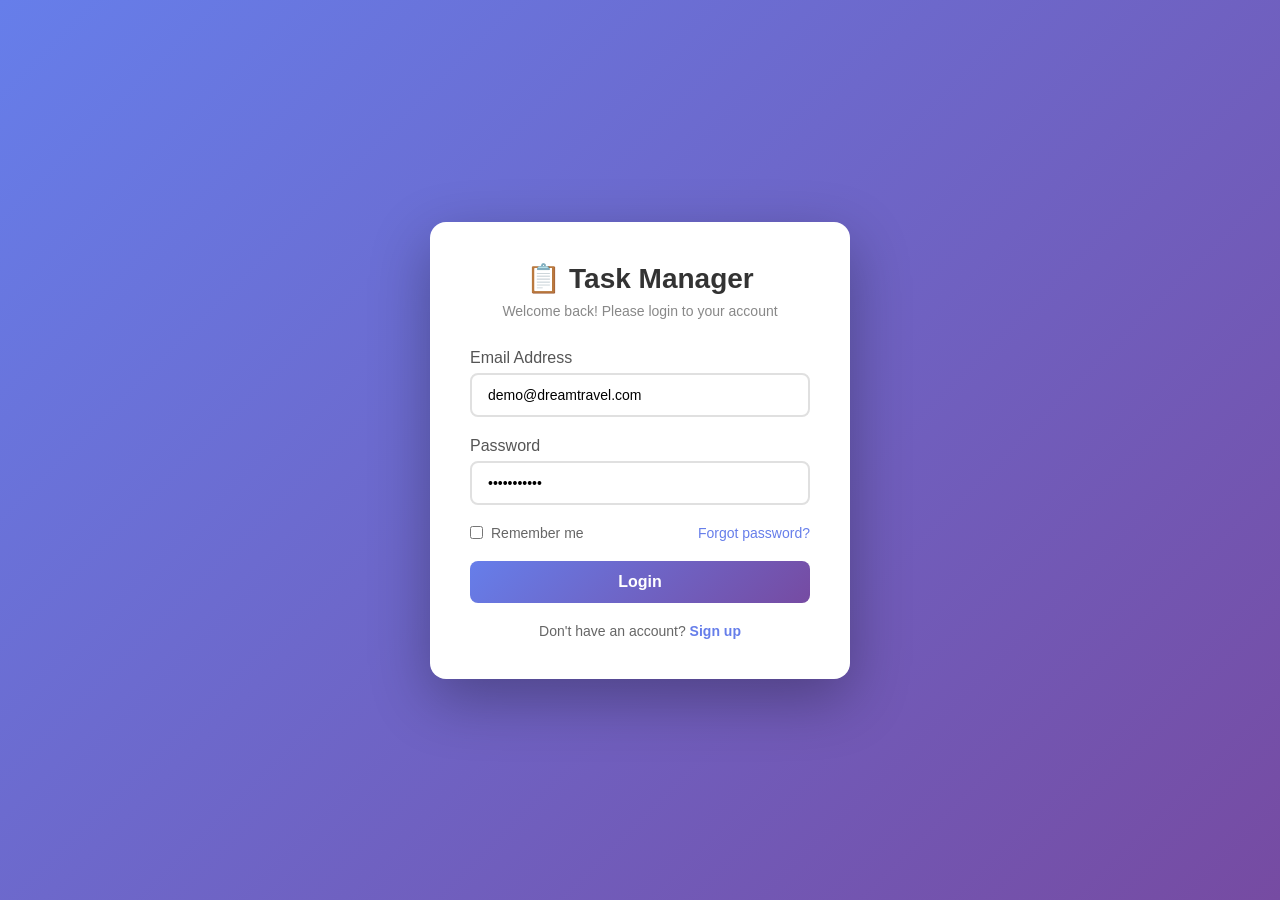
<file: index.html>
<!DOCTYPE html>
<html lang="en">
<head>
    <meta charset="UTF-8">
    <meta name="viewport" content="width=device-width, initial-scale=1.0">
    <title>Login - Task Manager</title>
    <link rel="stylesheet" href="styles/style.css">
    <link rel="stylesheet" href="styles/login.css">
</head>
<body>
    <div class="login-container">
        <div class="login-card">
            <div class="login-header">
                <h1>📋 Task Manager</h1>
                <p>Welcome back! Please login to your account</p>
            </div>
            
            <!-- Added id="loginForm" and onsubmit handler -->
            <form class="login-form" id="loginForm" onsubmit="handleLogin(event)">
                <div class="form-group">
                    <label for="email">Email Address</label>
                    <input type="email" id="email" placeholder="Enter your email" value="demo@dreamtravel.com" required>
                </div>
                
                <div class="form-group">
                    <label for="password">Password</label>
                    <input type="password" id="password" placeholder="Enter your password" value="password123" required>
                </div>
                
                <div class="form-options">
                    <label class="remember-me">
                        <input type="checkbox"> Remember me
                    </label>
                    <a href="#" class="forgot-password">Forgot password?</a>
                </div>
                
                <button type="submit" class="btn-primary">Login</button>
            </form>
            
            <!-- Added error message display -->
            <div id="errorMessage" style="color: #dc2626; text-align: center; margin-top: 12px; display: none;"></div>
            
            <p class="signup-link">
                Don't have an account? <a href="signup.html">Sign up</a>
            </p>
        </div>
    </div>

    <script>
        function handleLogin(event) {
            event.preventDefault(); // Prevent form from submitting
            
            // Get input values
            const email = document.getElementById('email').value;
            const password = document.getElementById('password').value;
            const errorDiv = document.getElementById('errorMessage');
            
            // Demo credentials (you can change these)
            const validEmail = 'demo@dreamtravel.com';
            const validPassword = 'password123';
            
            // Validation
            if (email === validEmail && password === validPassword) {
                // Success - redirect to dashboard
                errorDiv.style.display = 'none';
                alert('✅ Login successful! Redirecting to dashboard...');
                window.location.href = 'dashboard.html';
            } else {
                // Show error message
                errorDiv.style.display = 'block';
                if (email !== validEmail && password !== validPassword) {
                    errorDiv.textContent = '❌ Invalid email and password. Try: demo@dreamtravel.com / password123';
                } else if (email !== validEmail) {
                    errorDiv.textContent = '❌ Invalid email. Use: demo@dreamtravel.com';
                } else {
                    errorDiv.textContent = '❌ Invalid password. Use: password123';
                }
            }
        }

        // Optional: Add Enter key support
        document.addEventListener('keypress', function(e) {
            if (e.key === 'Enter') {
                const form = document.getElementById('loginForm');
                if (form) {
                    form.dispatchEvent(new Event('submit'));
                }
            }
        });
    </script>
</body>
</html>
</file>
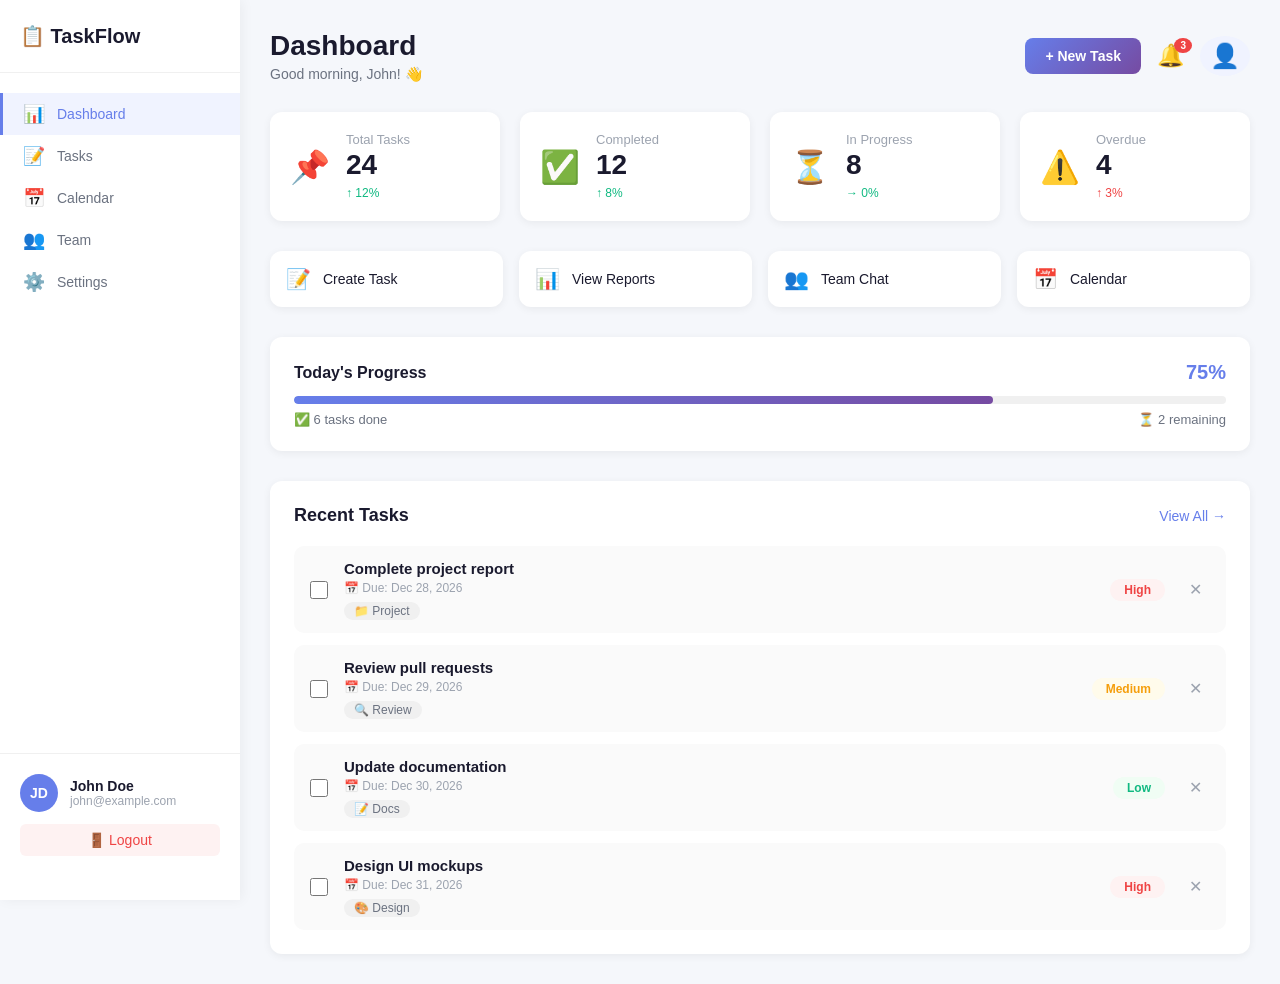
<file: dashboard.html>
<!DOCTYPE html>
<html lang="en">
<head>
    <meta charset="UTF-8">
    <meta name="viewport" content="width=device-width, initial-scale=1.0">
    <title>Dashboard - Task Manager</title>
    <link rel="stylesheet" href="styles/style.css">
    <link rel="stylesheet" href="styles/dashboard.css">
</head>
<body>
    <div class="dashboard">
        <!-- Sidebar -->
        <aside class="sidebar">
            <div class="sidebar-header">
                <h2>📋 TaskFlow</h2>
            </div>
            
            <nav class="sidebar-nav">
                <a href="#" class="nav-item active">
                    <span>📊</span> Dashboard
                </a>
                <a href="#" class="nav-item">
                    <span>📝</span> Tasks
                </a>
                <a href="#" class="nav-item">
                    <span>📅</span> Calendar
                </a>
                <a href="#" class="nav-item">
                    <span>👥</span> Team
                </a>
                <a href="#" class="nav-item">
                    <span>⚙️</span> Settings
                </a>
            </nav>
            
            <div class="sidebar-footer">
                <div class="user-info">
                    <div class="avatar">JD</div>
                    <div>
                        <p class="user-name">John Doe</p>
                        <p class="user-email">john@example.com</p>
                    </div>
                </div>
                <button class="logout-btn" onclick="handleLogout()">🚪 Logout</button>
            </div>
        </aside>
        
        <!-- Main Content -->
        <main class="main-content">
            <!-- Top Bar -->
            <header class="top-bar">
                <div>
                    <h1>Dashboard</h1>
                    <p class="greeting">Good morning, John! 👋</p>
                </div>
                <div class="top-bar-actions">
                    <button class="btn-primary" onclick="showTaskForm()">+ New Task</button>
                    <div class="notification-bell" onclick="toggleNotifications()">
                        🔔
                        <span class="badge">3</span>
                        <div class="notification-dropdown" id="notificationDropdown">
                            <div class="notification-item">
                                <span>✅</span>
                                <div>
                                    <p>Task "Project Report" completed</p>
                                    <small>2 min ago</small>
                                </div>
                            </div>
                            <div class="notification-item">
                                <span>📌</span>
                                <div>
                                    <p>New task assigned to you</p>
                                    <small>15 min ago</small>
                                </div>
                            </div>
                            <div class="notification-item">
                                <span>⚠️</span>
                                <div>
                                    <p>Task "Review Code" is overdue</p>
                                    <small>1 hour ago</small>
                                </div>
                            </div>
                        </div>
                    </div>
                    <div class="user-avatar">👤</div>
                </div>
            </header>
            
            <!-- Stats Cards -->
            <section class="stats-grid">
                <div class="stat-card">
                    <div class="stat-icon">📌</div>
                    <div class="stat-info">
                        <h3>Total Tasks</h3>
                        <p class="stat-number">24</p>
                        <span class="stat-change">↑ 12%</span>
                    </div>
                </div>
                <div class="stat-card">
                    <div class="stat-icon">✅</div>
                    <div class="stat-info">
                        <h3>Completed</h3>
                        <p class="stat-number">12</p>
                        <span class="stat-change">↑ 8%</span>
                    </div>
                </div>
                <div class="stat-card">
                    <div class="stat-icon">⏳</div>
                    <div class="stat-info">
                        <h3>In Progress</h3>
                        <p class="stat-number">8</p>
                        <span class="stat-change">→ 0%</span>
                    </div>
                </div>
                <div class="stat-card">
                    <div class="stat-icon">⚠️</div>
                    <div class="stat-info">
                        <h3>Overdue</h3>
                        <p class="stat-number">4</p>
                        <span class="stat-change danger">↑ 3%</span>
                    </div>
                </div>
            </section>
            
            <!-- Quick Actions -->
            <div class="quick-actions">
                <button class="quick-action-btn" onclick="showTaskForm()">
                    <span>📝</span>
                    <span>Create Task</span>
                </button>
                <button class="quick-action-btn">
                    <span>📊</span>
                    <span>View Reports</span>
                </button>
                <button class="quick-action-btn">
                    <span>👥</span>
                    <span>Team Chat</span>
                </button>
                <button class="quick-action-btn">
                    <span>📅</span>
                    <span>Calendar</span>
                </button>
            </div>
            
            <!-- Today's Progress -->
            <div class="today-progress">
                <div class="progress-card">
                    <div class="progress-header">
                        <h3>Today's Progress</h3>
                        <span class="progress-percentage">75%</span>
                    </div>
                    <div class="progress-bar">
                        <div class="progress-fill" style="width: 75%"></div>
                    </div>
                    <div class="progress-details">
                        <span>✅ 6 tasks done</span>
                        <span>⏳ 2 remaining</span>
                    </div>
                </div>
            </div>
            
            <!-- Task Section -->
            <section class="task-section">
                <div class="section-header">
                    <h2>Recent Tasks</h2>
                    <a href="#" class="view-all">View All →</a>
                </div>
                
                <div class="task-list">
                    <div class="task-item">
                        <input type="checkbox" class="task-checkbox" onclick="toggleTask(this)">
                        <div class="task-content">
                            <h4>Complete project report</h4>
                            <p>📅 Due: Dec 28, 2026</p>
                            <span class="task-tag">📁 Project</span>
                        </div>
                        <span class="task-priority high">High</span>
                        <button class="task-action" onclick="deleteTask(this)">✕</button>
                    </div>
                    
                    <div class="task-item">
                        <input type="checkbox" class="task-checkbox" onclick="toggleTask(this)">
                        <div class="task-content">
                            <h4>Review pull requests</h4>
                            <p>📅 Due: Dec 29, 2026</p>
                            <span class="task-tag">🔍 Review</span>
                        </div>
                        <span class="task-priority medium">Medium</span>
                        <button class="task-action" onclick="deleteTask(this)">✕</button>
                    </div>
                    
                    <div class="task-item">
                        <input type="checkbox" class="task-checkbox" onclick="toggleTask(this)">
                        <div class="task-content">
                            <h4>Update documentation</h4>
                            <p>📅 Due: Dec 30, 2026</p>
                            <span class="task-tag">📝 Docs</span>
                        </div>
                        <span class="task-priority low">Low</span>
                        <button class="task-action" onclick="deleteTask(this)">✕</button>
                    </div>
                    
                    <div class="task-item">
                        <input type="checkbox" class="task-checkbox" onclick="toggleTask(this)">
                        <div class="task-content">
                            <h4>Design UI mockups</h4>
                            <p>📅 Due: Dec 31, 2026</p>
                            <span class="task-tag">🎨 Design</span>
                        </div>
                        <span class="task-priority high">High</span>
                        <button class="task-action" onclick="deleteTask(this)">✕</button>
                    </div>
                </div>
            </section>
        </main>
    </div>
    
    <!-- Task Form Modal -->
    <div id="taskFormModal" class="modal">
        <div class="modal-content">
            <span class="close" onclick="closeTaskForm()">&times;</span>
            <h2>✨ Create New Task</h2>
            <form id="taskForm" onsubmit="handleTaskSubmit(event)">
                <div class="form-group">
                    <label>Task Title</label>
                    <input type="text" placeholder="Enter task title" required>
                </div>
                <div class="form-group">
                    <label>Description</label>
                    <textarea rows="3" placeholder="Describe your task..."></textarea>
                </div>
                <div class="form-row">
                    <div class="form-group">
                        <label>Priority</label>
                        <select>
                            <option>Low</option>
                            <option selected>Medium</option>
                            <option>High</option>
                        </select>
                    </div>
                    <div class="form-group">
                        <label>Due Date</label>
                        <input type="date">
                    </div>
                </div>
                <div class="form-actions">
                    <button type="button" class="btn-secondary" onclick="closeTaskForm()">Cancel</button>
                    <button type="submit" class="btn-primary">Create Task</button>
                </div>
            </form>
        </div>
    </div>
    
    <!-- Toast Notification -->
    <div id="toast" class="toast"></div>
    
    <script>
        // Show toast message
        function showToast(message) {
            const toast = document.getElementById('toast');
            toast.textContent = message;
            toast.classList.add('show');
            setTimeout(() => toast.classList.remove('show'), 3000);
        }
        
        // Toggle task completion
        function toggleTask(checkbox) {
            const item = checkbox.closest('.task-item');
            if (checkbox.checked) {
                item.classList.add('completed');
                showToast('✅ Task completed!');
            } else {
                item.classList.remove('completed');
            }
        }
        
        // Delete task
        function deleteTask(btn) {
            const item = btn.closest('.task-item');
            item.style.transform = 'translateX(100%)';
            item.style.opacity = '0';
            setTimeout(() => {
                item.style.display = 'none';
                showToast('🗑️ Task deleted');
            }, 300);
        }
        
        // Toggle notifications
        function toggleNotifications() {
            document.getElementById('notificationDropdown').classList.toggle('show');
        }
        
        // Close notifications on outside click
        document.addEventListener('click', function(e) {
            const dropdown = document.getElementById('notificationDropdown');
            const bell = document.querySelector('.notification-bell');
            if (!bell.contains(e.target)) {
                dropdown.classList.remove('show');
            }
        });
        
        // Show task form
        function showTaskForm() {
            document.getElementById('taskFormModal').style.display = 'block';
        }
        
        function closeTaskForm() {
            document.getElementById('taskFormModal').style.display = 'none';
        }
        
        // Handle task submit
        function handleTaskSubmit(event) {
            event.preventDefault();
            showToast('✅ Task created successfully!');
            closeTaskForm();
        }
        
        // Handle logout
        function handleLogout() {
            if (confirm('Are you sure you want to logout?')) {
                showToast('👋 Logging out...');
                setTimeout(() => window.location.href = 'index.html', 1000);
            }
        }
        
        // Close modal on outside click
        window.onclick = function(event) {
            const modal = document.getElementById('taskFormModal');
            if (event.target === modal) {
                closeTaskForm();
            }
        }
    </script>
</body>
</html>
</file>
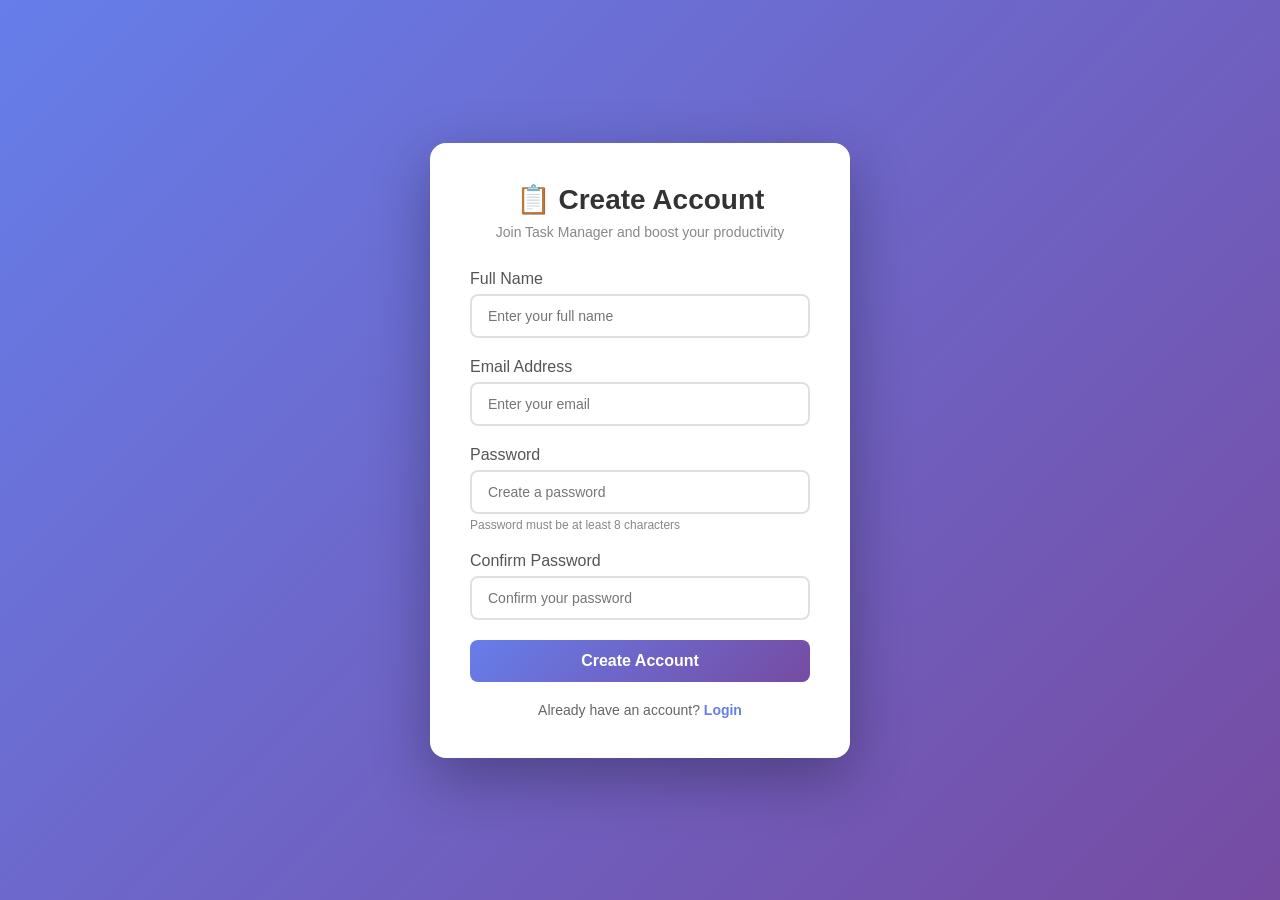
<file: signup.html>
<!DOCTYPE html>
<html lang="en">
<head>
    <meta charset="UTF-8">
    <meta name="viewport" content="width=device-width, initial-scale=1.0">
    <title>Sign Up - Task Manager</title>
    <link rel="stylesheet" href="styles/style.css">
    <link rel="stylesheet" href="styles/login.css">
</head>
<body>
    <div class="login-container">
        <div class="login-card signup-card">
            <div class="login-header">
                <h1>📋 Create Account</h1>
                <p>Join Task Manager and boost your productivity</p>
            </div>
            
            <form class="login-form">
                <div class="form-group">
                    <label for="fullname">Full Name</label>
                    <input type="text" id="fullname" placeholder="Enter your full name" required>
                </div>
                
                <div class="form-group">
                    <label for="email">Email Address</label>
                    <input type="email" id="email" placeholder="Enter your email" required>
                </div>
                
                <div class="form-group">
                    <label for="password">Password</label>
                    <input type="password" id="password" placeholder="Create a password" required>
                    <small>Password must be at least 8 characters</small>
                </div>
                
                <div class="form-group">
                    <label for="confirm-password">Confirm Password</label>
                    <input type="password" id="confirm-password" placeholder="Confirm your password" required>
                </div>
                
                <button type="submit" class="btn-primary">Create Account</button>
            </form>
            
            <p class="signup-link">
                Already have an account? <a href="index.html">Login</a>
            </p>
        </div>
    </div>
</body>
</html>
</file>
<file: styles/style.css>
* {
    margin: 0;
    padding: 0;
    box-sizing: border-box;
}

body {
    font-family: 'Segoe UI', Tahoma, Geneva, Verdana, sans-serif;
    background: #f4f6f9;
    color: #333;
}

/* Common Button Styles */
.btn-primary {
    background: linear-gradient(135deg, #667eea 0%, #764ba2 100%);
    color: white;
    border: none;
    padding: 12px 24px;
    border-radius: 8px;
    font-size: 16px;
    font-weight: 600;
    cursor: pointer;
    transition: transform 0.2s, box-shadow 0.2s;
    width: 100%;
}

.btn-primary:hover {
    transform: translateY(-2px);
    box-shadow: 0 8px 20px rgba(102, 126, 234, 0.4);
}

.btn-secondary {
    background: #e0e0e0;
    color: #333;
    border: none;
    padding: 10px 20px;
    border-radius: 8px;
    font-size: 14px;
    cursor: pointer;
    transition: background 0.2s;
}

.btn-secondary:hover {
    background: #d0d0d0;
}

/* Form Group Styles */
.form-group {
    margin-bottom: 20px;
}

.form-group label {
    display: block;
    margin-bottom: 6px;
    font-weight: 500;
    color: #555;
}

.form-group input,
.form-group textarea,
.form-group select {
    width: 100%;
    padding: 10px 14px;
    border: 2px solid #e0e0e0;
    border-radius: 8px;
    font-size: 14px;
    transition: border-color 0.3s;
}

.form-group input:focus,
.form-group textarea:focus,
.form-group select:focus {
    outline: none;
    border-color: #667eea;
}

.form-group textarea {
    resize: vertical;
    font-family: inherit;
}

.form-group small {
    display: block;
    color: #888;
    font-size: 12px;
    margin-top: 4px;
}

/* Modal Styles */
.modal {
    display: none;
    position: fixed;
    z-index: 1000;
    left: 0;
    top: 0;
    width: 100%;
    height: 100%;
    background: rgba(0, 0, 0, 0.5);
    animation: fadeIn 0.3s;
}

.modal-content {
    background: white;
    margin: 5% auto;
    padding: 30px;
    border-radius: 16px;
    max-width: 600px;
    width: 90%;
    position: relative;
    animation: slideDown 0.3s;
}

.close {
    position: absolute;
    right: 20px;
    top: 15px;
    font-size: 28px;
    font-weight: bold;
    color: #888;
    cursor: pointer;
    transition: color 0.2s;
}

.close:hover {
    color: #333;
}

@keyframes fadeIn {
    from { opacity: 0; }
    to { opacity: 1; }
}

@keyframes slideDown {
    from {
        transform: translateY(-50px);
        opacity: 0;
    }
    to {
        transform: translateY(0);
        opacity: 1;
    }
}
</file>
<file: styles/login.css>
.login-container {
    min-height: 100vh;
    display: flex;
    align-items: center;
    justify-content: center;
    background: linear-gradient(135deg, #667eea 0%, #764ba2 100%);
    padding: 20px;
}

.login-card {
    background: white;
    padding: 40px;
    border-radius: 16px;
    box-shadow: 0 20px 60px rgba(0, 0, 0, 0.3);
    width: 100%;
    max-width: 420px;
}

.login-header {
    text-align: center;
    margin-bottom: 30px;
}

.login-header h1 {
    font-size: 28px;
    color: #333;
    margin-bottom: 8px;
}

.login-header p {
    color: #888;
    font-size: 14px;
}

.login-form .form-group {
    margin-bottom: 20px;
}

.login-form .form-group label {
    display: block;
    margin-bottom: 6px;
    font-weight: 500;
    color: #555;
}

.login-form .form-group input {
    width: 100%;
    padding: 12px 16px;
    border: 2px solid #e0e0e0;
    border-radius: 8px;
    font-size: 14px;
    transition: border-color 0.3s;
}

.login-form .form-group input:focus {
    outline: none;
    border-color: #667eea;
}

.form-options {
    display: flex;
    justify-content: space-between;
    align-items: center;
    margin: 20px 0;
}

.remember-me {
    display: flex;
    align-items: center;
    gap: 8px;
    font-size: 14px;
    color: #666;
    cursor: pointer;
}

.forgot-password {
    font-size: 14px;
    color: #667eea;
    text-decoration: none;
}

.forgot-password:hover {
    text-decoration: underline;
}

.signup-link {
    text-align: center;
    margin-top: 20px;
    font-size: 14px;
    color: #666;
}

.signup-link a {
    color: #667eea;
    text-decoration: none;
    font-weight: 600;
}

.signup-link a:hover {
    text-decoration: underline;
}

/* Responsive */
@media (max-width: 480px) {
    .login-card {
        padding: 24px;
    }
    
    .login-header h1 {
        font-size: 24px;
    }
    
    .form-options {
        flex-direction: column;
        gap: 12px;
        align-items: flex-start;
    }
}

.signup-card .form-group input {
    padding: 12px 16px;
}
</file>
<file: styles/dashboard.css>
/* ===== BASE ===== */
.dashboard {
    display: flex;
    min-height: 100vh;
    background: #f5f7fb;
}

/* ===== SIDEBAR ===== */
.sidebar {
    width: 240px;
    background: white;
    padding: 24px 0;
    position: fixed;
    height: 100vh;
    left: 0;
    top: 0;
    box-shadow: 2px 0 12px rgba(0,0,0,0.05);
    display: flex;
    flex-direction: column;
    transition: transform 0.3s ease;
}

.sidebar-header {
    padding: 0 20px 24px;
    border-bottom: 1px solid #f0f0f0;
}

.sidebar-header h2 {
    font-size: 20px;
    color: #1a1a2e;
}

.sidebar-nav {
    flex: 1;
    padding: 20px 0;
}

.nav-item {
    display: flex;
    align-items: center;
    gap: 12px;
    padding: 10px 20px;
    color: #6b7280;
    text-decoration: none;
    transition: all 0.3s;
    border-left: 3px solid transparent;
    font-size: 14px;
}

.nav-item:hover {
    background: #f8f9fa;
    color: #1a1a2e;
}

.nav-item.active {
    background: #f0f3ff;
    color: #667eea;
    border-left-color: #667eea;
}

.nav-item span {
    font-size: 18px;
}

.sidebar-footer {
    padding: 20px;
    border-top: 1px solid #f0f0f0;
}

.user-info {
    display: flex;
    align-items: center;
    gap: 12px;
    margin-bottom: 12px;
}

.avatar {
    width: 38px;
    height: 38px;
    background: #667eea;
    color: white;
    border-radius: 50%;
    display: flex;
    align-items: center;
    justify-content: center;
    font-weight: 600;
    font-size: 14px;
}

.user-name {
    font-weight: 600;
    font-size: 14px;
    color: #1a1a2e;
}

.user-email {
    font-size: 12px;
    color: #9ca3af;
}

.logout-btn {
    width: 100%;
    padding: 8px;
    background: #fef2f2;
    color: #ef4444;
    border: none;
    border-radius: 6px;
    cursor: pointer;
    font-size: 14px;
    transition: all 0.3s;
}

.logout-btn:hover {
    background: #fee2e2;
}

/* ===== MAIN CONTENT ===== */
.main-content {
    margin-left: 240px;
    flex: 1;
    padding: 30px;
}

/* ===== TOP BAR ===== */
.top-bar {
    display: flex;
    justify-content: space-between;
    align-items: center;
    margin-bottom: 30px;
}

.top-bar h1 {
    font-size: 28px;
    color: #1a1a2e;
    font-weight: 700;
}

.greeting {
    color: #6b7280;
    font-size: 14px;
    margin-top: 4px;
}

.top-bar-actions {
    display: flex;
    align-items: center;
    gap: 16px;
}

.top-bar-actions .btn-primary {
    width: auto;
    padding: 10px 20px;
    font-size: 14px;
}

.notification-bell {
    position: relative;
    cursor: pointer;
    font-size: 22px;
}

.badge {
    position: absolute;
    top: -5px;
    right: -8px;
    background: #ef4444;
    color: white;
    font-size: 10px;
    padding: 2px 6px;
    border-radius: 50%;
    font-weight: 600;
}

.user-avatar {
    font-size: 24px;
    background: #f0f3ff;
    padding: 6px 10px;
    border-radius: 50%;
    cursor: pointer;
}

/* Notification Dropdown */
.notification-dropdown {
    display: none;
    position: absolute;
    right: 0;
    top: 40px;
    background: white;
    width: 300px;
    border-radius: 12px;
    box-shadow: 0 8px 30px rgba(0,0,0,0.12);
    padding: 16px;
    z-index: 100;
}

.notification-dropdown.show {
    display: block;
    animation: slideDown 0.3s ease;
}

.notification-item {
    display: flex;
    gap: 12px;
    padding: 10px 0;
    border-bottom: 1px solid #f3f4f6;
}

.notification-item:last-child {
    border-bottom: none;
}

.notification-item span {
    font-size: 18px;
}

.notification-item p {
    font-size: 13px;
    color: #1a1a2e;
    margin: 0;
}

.notification-item small {
    font-size: 11px;
    color: #9ca3af;
}

/* ===== STATS GRID ===== */
.stats-grid {
    display: grid;
    grid-template-columns: repeat(auto-fit, minmax(200px, 1fr));
    gap: 20px;
    margin-bottom: 30px;
}

.stat-card {
    background: white;
    padding: 20px;
    border-radius: 12px;
    display: flex;
    align-items: center;
    gap: 16px;
    box-shadow: 0 2px 8px rgba(0,0,0,0.06);
    transition: all 0.3s ease;
    cursor: pointer;
}

.stat-card:hover {
    transform: translateY(-4px);
    box-shadow: 0 8px 24px rgba(0,0,0,0.1);
}

.stat-icon {
    font-size: 32px;
}

.stat-info h3 {
    font-size: 13px;
    color: #9ca3af;
    font-weight: 500;
}

.stat-number {
    font-size: 28px;
    font-weight: 700;
    color: #1a1a2e;
    margin: 2px 0;
}

.stat-change {
    font-size: 12px;
    color: #10b981;
    font-weight: 500;
}

.stat-change.danger {
    color: #ef4444;
}

/* ===== QUICK ACTIONS ===== */
.quick-actions {
    display: grid;
    grid-template-columns: repeat(auto-fit, minmax(150px, 1fr));
    gap: 16px;
    margin-bottom: 30px;
}

.quick-action-btn {
    background: white;
    border: none;
    padding: 16px;
    border-radius: 12px;
    display: flex;
    align-items: center;
    gap: 12px;
    font-size: 14px;
    font-weight: 500;
    color: #1a1a2e;
    cursor: pointer;
    transition: all 0.3s ease;
    box-shadow: 0 2px 8px rgba(0,0,0,0.06);
}

.quick-action-btn:hover {
    transform: translateY(-2px);
    box-shadow: 0 8px 20px rgba(102, 126, 234, 0.15);
    color: #667eea;
}

.quick-action-btn span:first-child {
    font-size: 20px;
}

/* ===== TODAY'S PROGRESS ===== */
.today-progress {
    margin-bottom: 30px;
}

.progress-card {
    background: white;
    padding: 24px;
    border-radius: 12px;
    box-shadow: 0 2px 8px rgba(0,0,0,0.06);
}

.progress-header {
    display: flex;
    justify-content: space-between;
    align-items: center;
    margin-bottom: 12px;
}

.progress-header h3 {
    font-size: 16px;
    color: #1a1a2e;
}

.progress-percentage {
    font-size: 20px;
    font-weight: 700;
    color: #667eea;
}

.progress-bar {
    background: #f0f0f0;
    border-radius: 8px;
    height: 8px;
    overflow: hidden;
}

.progress-fill {
    height: 100%;
    background: linear-gradient(90deg, #667eea, #764ba2);
    border-radius: 8px;
    transition: width 1s ease;
}

.progress-details {
    display: flex;
    justify-content: space-between;
    margin-top: 8px;
    font-size: 13px;
    color: #6b7280;
}

/* ===== TASK SECTION ===== */
.task-section {
    background: white;
    border-radius: 12px;
    padding: 24px;
    box-shadow: 0 2px 8px rgba(0,0,0,0.06);
}

.section-header {
    display: flex;
    justify-content: space-between;
    align-items: center;
    margin-bottom: 20px;
}

.section-header h2 {
    font-size: 18px;
    color: #1a1a2e;
}

.view-all {
    color: #667eea;
    text-decoration: none;
    font-size: 14px;
    font-weight: 500;
}

.view-all:hover {
    text-decoration: underline;
}

.task-list {
    display: flex;
    flex-direction: column;
    gap: 12px;
}

.task-item {
    display: flex;
    align-items: center;
    gap: 16px;
    padding: 14px 16px;
    border-radius: 10px;
    background: #fafafa;
    transition: all 0.3s ease;
    position: relative;
}

.task-item:hover {
    background: #f5f7fb;
    transform: translateX(4px);
}

.task-item.completed {
    opacity: 0.6;
}

.task-item.completed h4 {
    text-decoration: line-through;
}

.task-checkbox {
    width: 18px;
    height: 18px;
    cursor: pointer;
    accent-color: #667eea;
}

.task-content {
    flex: 1;
}

.task-content h4 {
    font-size: 15px;
    color: #1a1a2e;
    margin: 0 0 4px 0;
}

.task-content p {
    font-size: 12px;
    color: #9ca3af;
    margin: 0 0 6px 0;
}

.task-tag {
    font-size: 12px;
    color: #6b7280;
    background: #f0f0f0;
    padding: 2px 10px;
    border-radius: 12px;
}

.task-priority {
    padding: 4px 14px;
    border-radius: 20px;
    font-size: 12px;
    font-weight: 600;
}

.task-priority.high {
    background: #fef2f2;
    color: #ef4444;
}

.task-priority.medium {
    background: #fffbeb;
    color: #f59e0b;
}

.task-priority.low {
    background: #f0fdf4;
    color: #10b981;
}

.task-action {
    background: none;
    border: none;
    color: #9ca3af;
    cursor: pointer;
    font-size: 16px;
    padding: 4px 8px;
    border-radius: 6px;
    transition: all 0.2s;
}

.task-action:hover {
    background: #fee2e2;
    color: #ef4444;
}

/* ===== TOAST ===== */
.toast {
    position: fixed;
    bottom: 30px;
    right: 30px;
    padding: 12px 24px;
    background: #1a1a2e;
    color: white;
    border-radius: 10px;
    transform: translateY(100px);
    opacity: 0;
    transition: all 0.5s ease;
    z-index: 9999;
    font-size: 14px;
    box-shadow: 0 8px 24px rgba(0,0,0,0.2);
}

.toast.show {
    transform: translateY(0);
    opacity: 1;
}

/* ===== MODAL ===== */
.modal {
    display: none;
    position: fixed;
    z-index: 1000;
    left: 0;
    top: 0;
    width: 100%;
    height: 100%;
    background: rgba(0,0,0,0.5);
}

.modal-content {
    background: white;
    margin: 5% auto;
    padding: 30px;
    border-radius: 16px;
    max-width: 500px;
    width: 90%;
    position: relative;
    animation: slideDown 0.3s ease;
}

.close {
    position: absolute;
    right: 20px;
    top: 15px;
    font-size: 24px;
    cursor: pointer;
    color: #9ca3af;
    transition: color 0.2s;
}

.close:hover {
    color: #1a1a2e;
}

.modal-content h2 {
    margin-bottom: 24px;
    color: #1a1a2e;
}

/* ===== FORM STYLES ===== */
.form-group {
    margin-bottom: 18px;
}

.form-group label {
    display: block;
    margin-bottom: 6px;
    font-size: 14px;
    font-weight: 500;
    color: #4b5563;
}

.form-group input,
.form-group textarea,
.form-group select {
    width: 100%;
    padding: 10px 14px;
    border: 2px solid #e5e7eb;
    border-radius: 8px;
    font-size: 14px;
    transition: border-color 0.3s;
}

.form-group input:focus,
.form-group textarea:focus,
.form-group select:focus {
    outline: none;
    border-color: #667eea;
}

.form-row {
    display: grid;
    grid-template-columns: 1fr 1fr;
    gap: 16px;
}

.form-actions {
    display: flex;
    gap: 12px;
    justify-content: flex-end;
    margin-top: 20px;
}

.form-actions .btn-primary,
.form-actions .btn-secondary {
    width: auto;
    padding: 10px 24px;
}

/* ===== ANIMATIONS ===== */
@keyframes slideDown {
    from {
        transform: translateY(-30px);
        opacity: 0;
    }
    to {
        transform: translateY(0);
        opacity: 1;
    }
}

/* ===== RESPONSIVE ===== */
@media (max-width: 768px) {
    .sidebar {
        transform: translateX(-100%);
        z-index: 100;
    }
    
    .sidebar.open {
        transform: translateX(0);
    }
    
    .main-content {
        margin-left: 0;
    }
    
    .top-bar {
        flex-direction: column;
        align-items: stretch;
        gap: 16px;
    }
    
    .top-bar-actions {
        justify-content: space-between;
    }
    
    .stats-grid {
        grid-template-columns: 1fr 1fr;
    }
    
    .quick-actions {
        grid-template-columns: 1fr 1fr;
    }
    
    .form-row {
        grid-template-columns: 1fr;
    }
}

@media (max-width: 480px) {
    .stats-grid {
        grid-template-columns: 1fr;
    }
    
    .quick-actions {
        grid-template-columns: 1fr;
    }
    
    .main-content {
        padding: 16px;
    }
}
</file>
